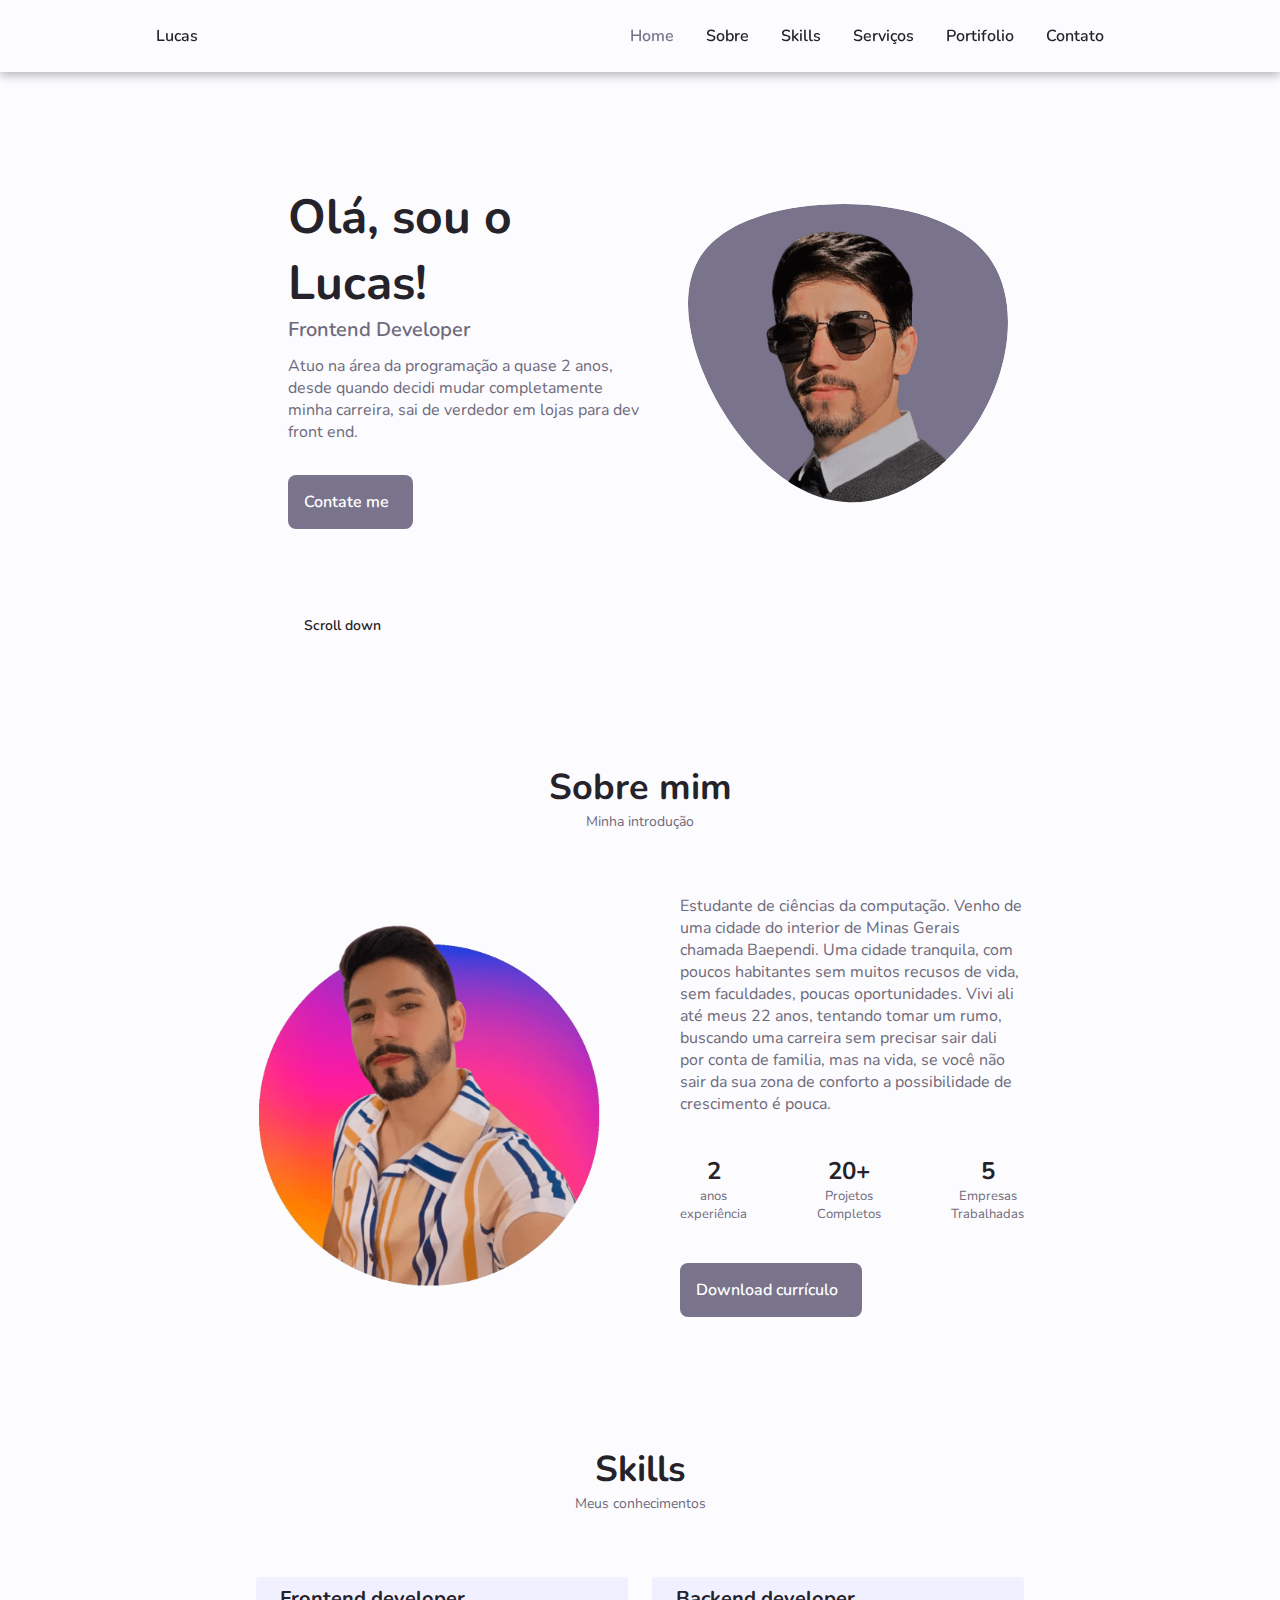
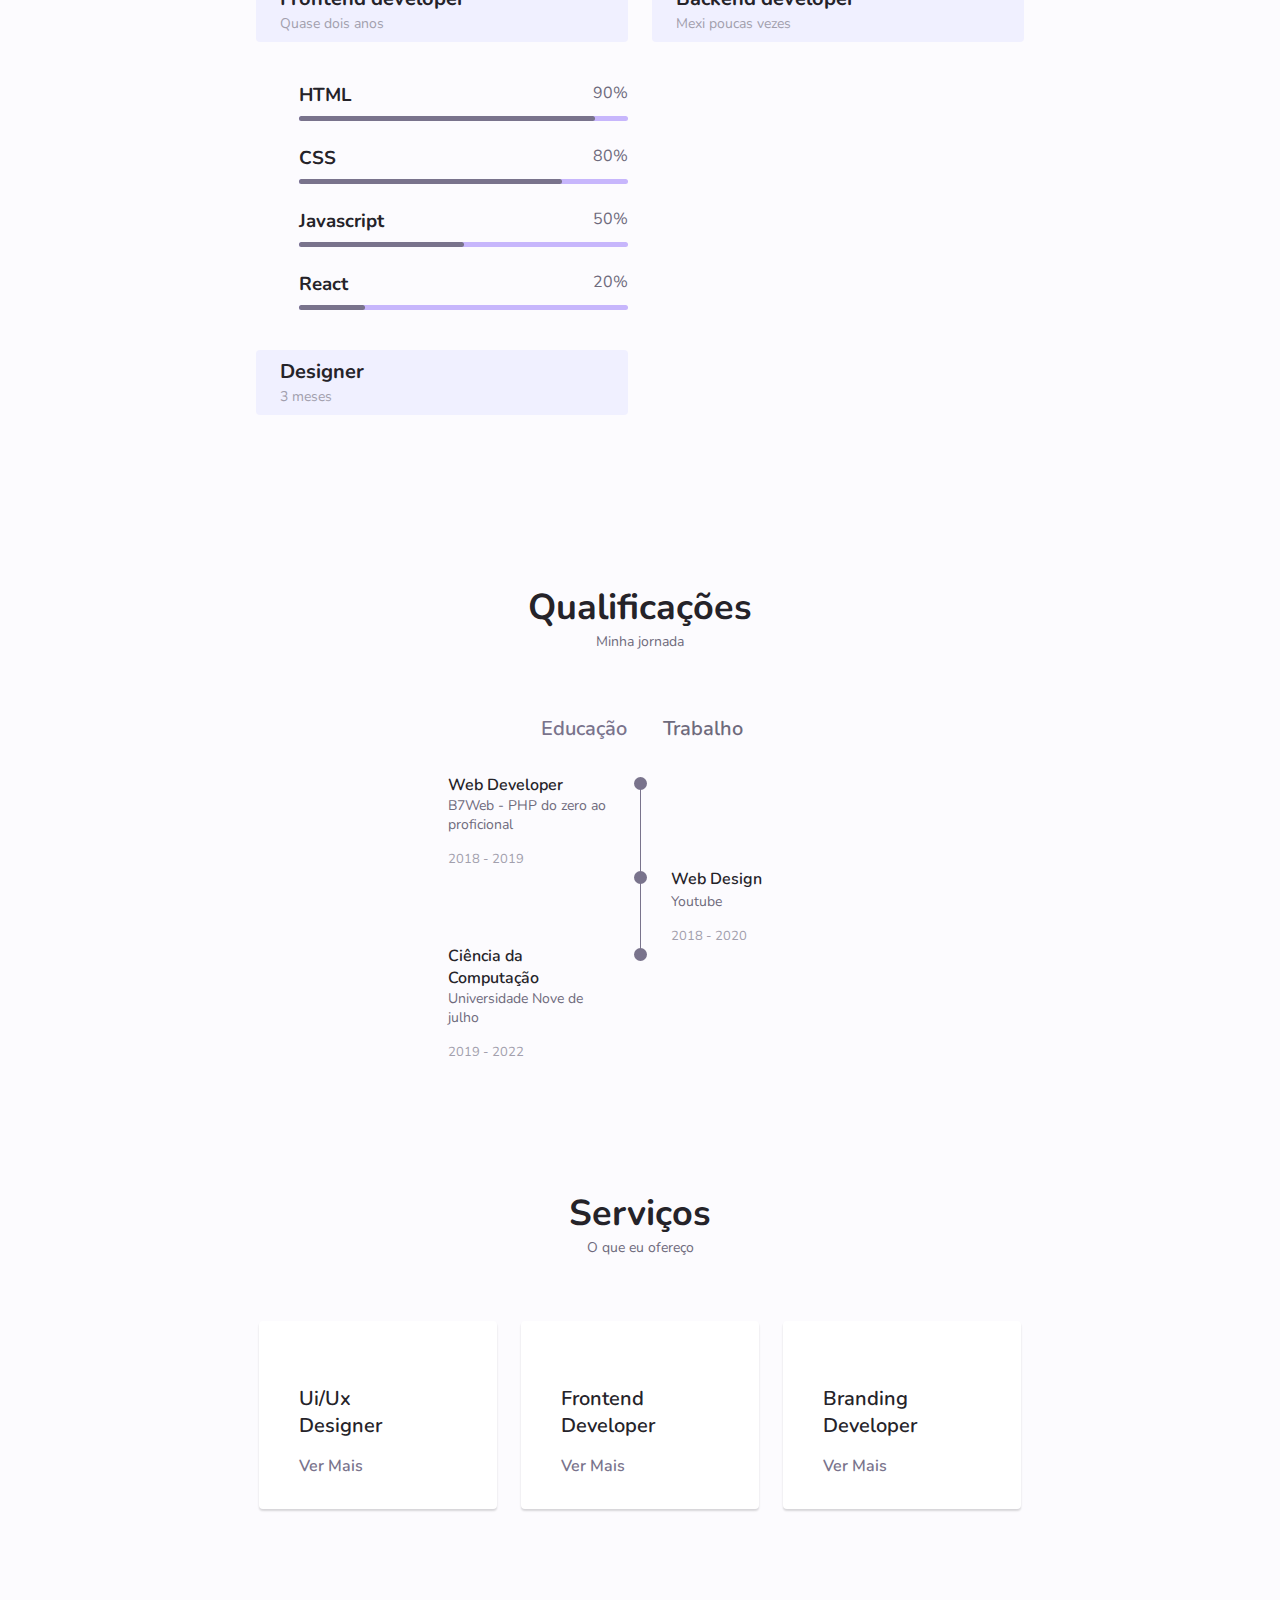
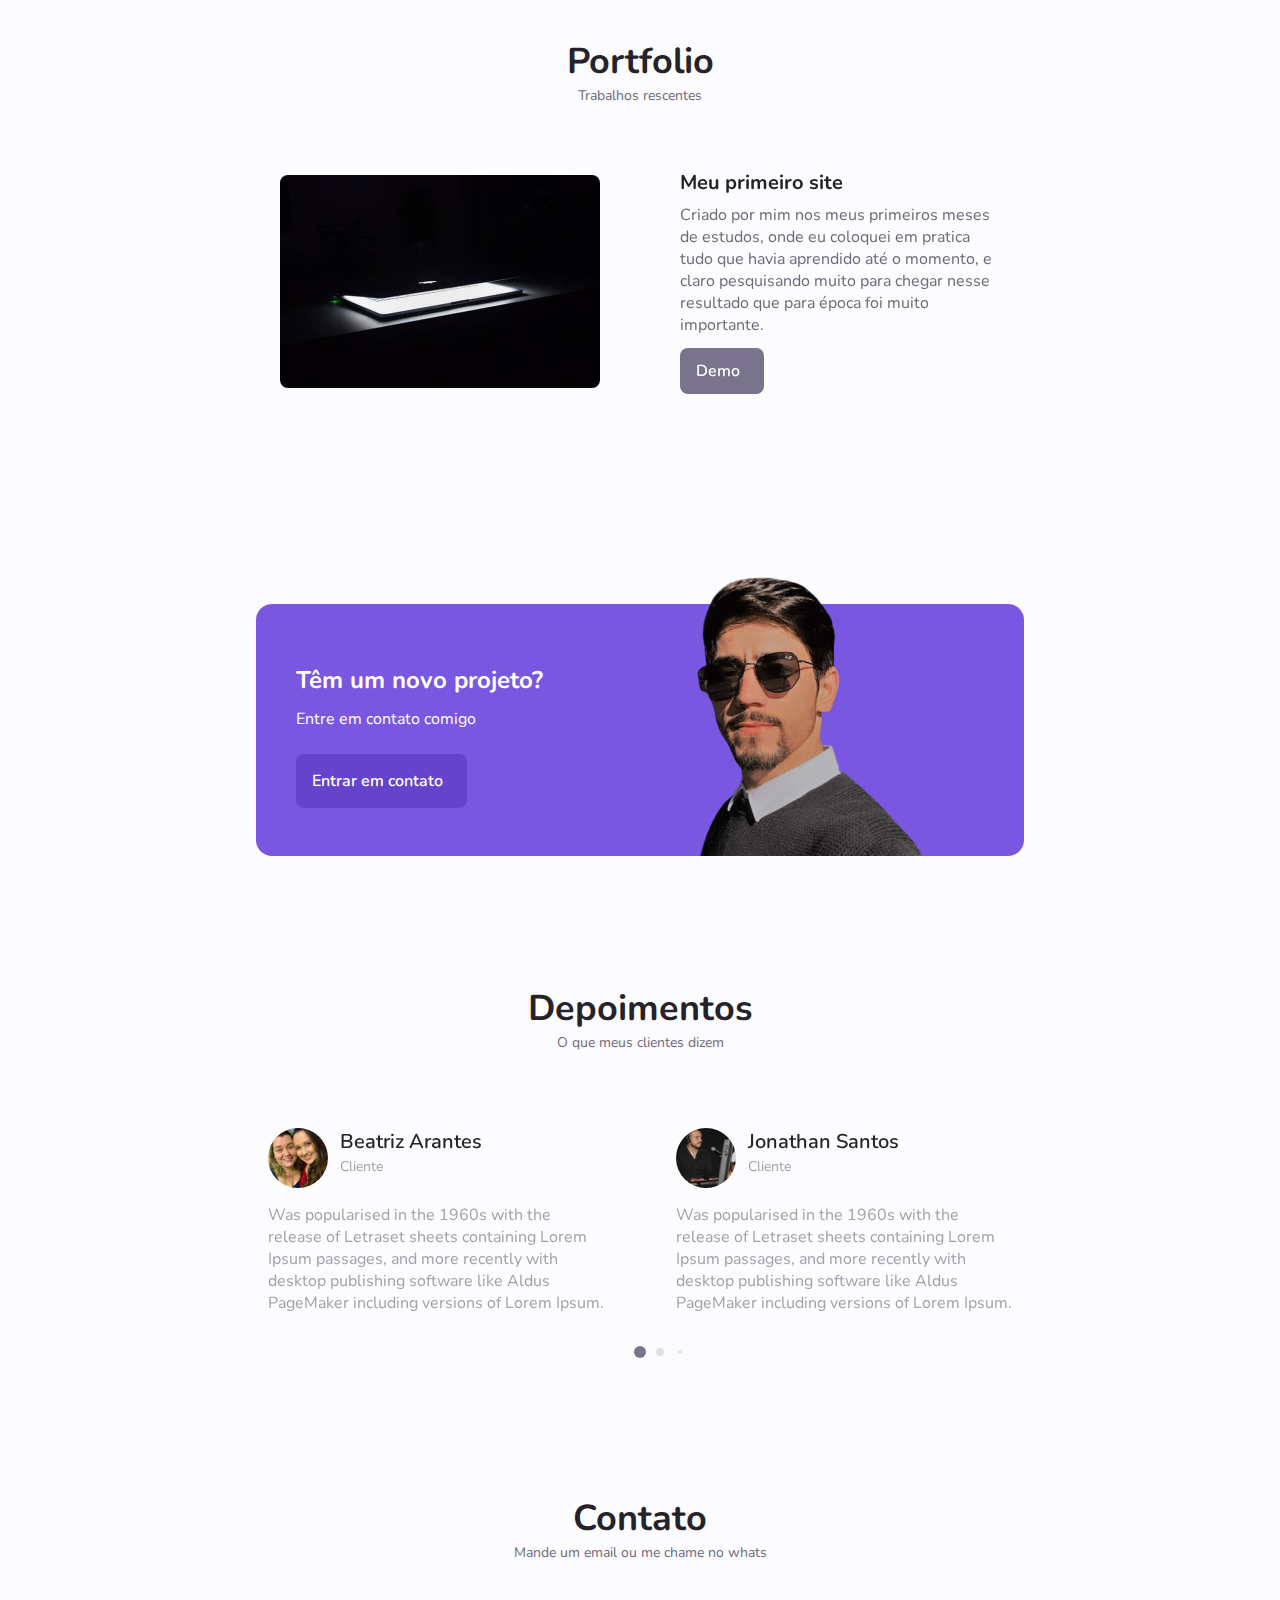
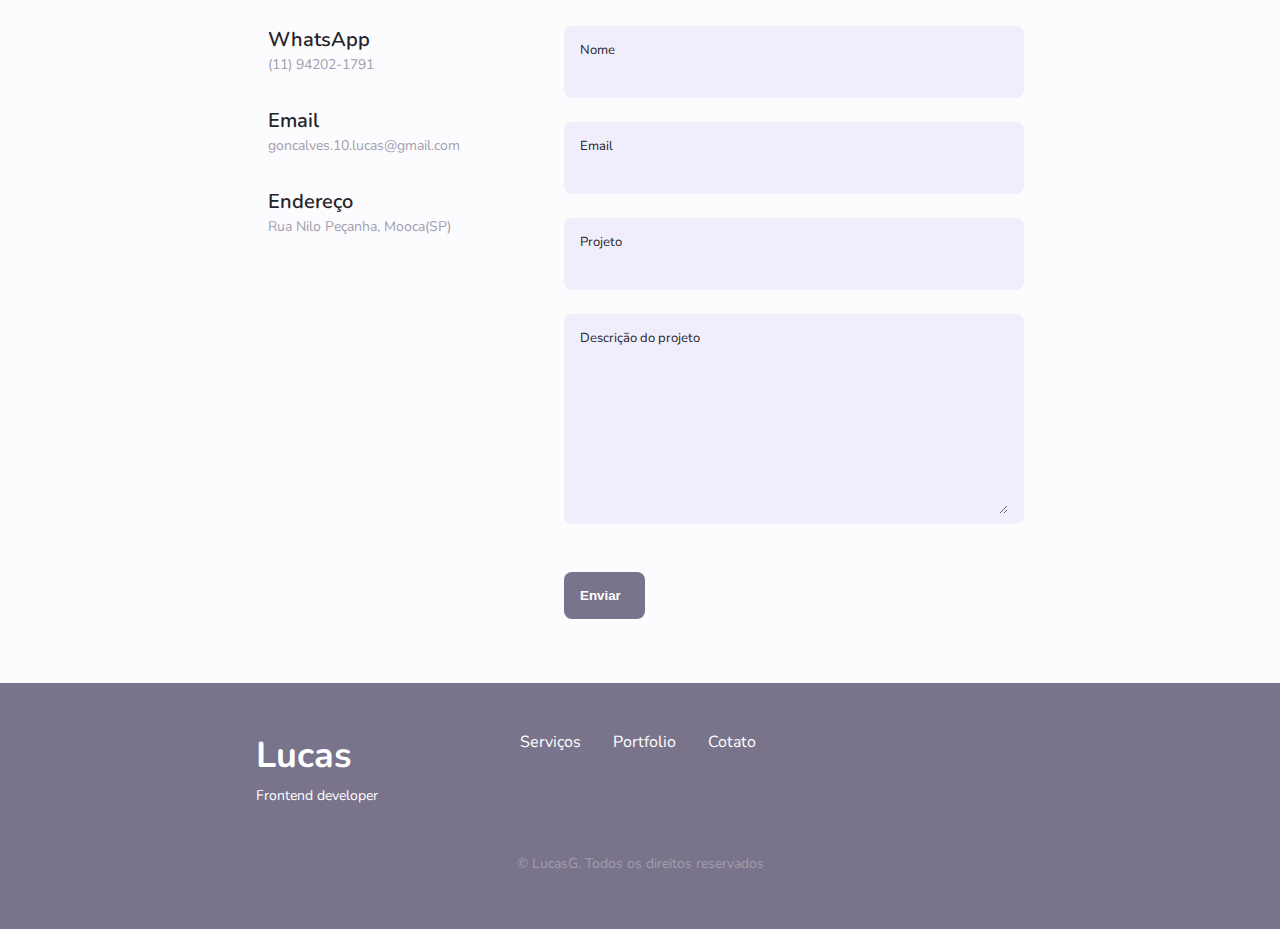
<file: index.html>
<!DOCTYPE html>
<html lang="en">

<head>
    <meta charset="UTF-8">
    <meta name="viewport" content="width=device-width, initial-scale=1.0">
    <meta name="description"
        content="Site/currículo criado para mostrar quem de fato está se tornando Lucas Gonçalves" />
    <meta name="author" content="Lucas Gonçalves" />
    <link rel="icon" type="image/x-icon" href="assets/img/favicon.ico" />
    <!--==================== UNICONS ====================-->
    <link rel="stylesheet" href="https://unicons.iconscout.com/release/v4.0.0/css/line.css">

    <!--==================== SWIPER CSS ====================-->
    <link rel="stylesheet" href="/assets/css/swiper-bundle.min.css">

    <!--==================== CSS ====================-->
    <link rel="stylesheet" href="/assets/css/styles.css">

    <title>Lucas Gonçalves</title>
</head>

<body>
    <!--==================== HEADER ====================-->
    <header class="header" id="header">
        <nav class="nav container">
            <a href="#" class="nav__logo">Lucas</a>
            <div class="nav__menu" id="nav-menu">
                <ul class="nav__list grid">
                    <li class="nav__item">
                        <a href="#home" class="nav__link active-link">
                            <i class="uil uil-estate nav__icon"></i> Home
                        </a>
                    </li>
                    <li class="nav__item">
                        <a href="#about" class="nav__link">
                            <i class="uil uil-user nav__icon"></i> Sobre
                        </a>
                    </li>
                    <li class="nav__item">
                        <a href="#skills" class="nav__link">
                            <i class="uil uil-file-alt nav__icon"></i> Skills
                        </a>
                    </li>
                    <li class="nav__item">
                        <a href="#services" class="nav__link">
                            <i class="uil uil-briefcase-alt nav__icon"></i> Serviços
                        </a>
                    </li>
                    <li class="nav__item">
                        <a href="#portfolio" class="nav__link">
                            <i class="uil uil-scenery nav__icon"></i> Portifolio
                        </a>
                    </li>
                    <li class="nav__item">
                        <a href="#contact" class="nav__link">
                            <i class="uil uil-message nav__icon"></i> Contato
                        </a>
                    </li>
                </ul>
                <i class="uil uil-times nav__close" id="nav-close"></i>
            </div>
            <div class="nav__btns">
                <!--Theme change button -->
                <i class="uil uil-moon change-theme" id='theme-button'></i>
                <div class="nav__toggle" id="nav-toggle">
                    <i class="uil uil-apps"></i>
                </div>
            </div>
        </nav>
    </header>

    <!--==================== MAIN ====================-->
    <main class="main">
        <!--==================== HOME ====================-->
        <section class="home section" id="home">
            <div class="home__container container grid">
                <div class="home__content grid">
                    <div class="home__social">
                        <a href="https://www.linkedin.com/in/lucas-goncalves-9b3802166/" class="home__social-icon"
                            target="_blank">
                            <i class="uil uil-linkedin-alt"></i>
                        </a>
                        <a href="https://github.com/lucaaspw" class="home__social-icon" target="_blank">
                            <i class="uil uil-github-alt"></i>
                        </a>
                        <a href="https://www.instagram.com/lucasgpw/" class="home__social-icon" target="_blank">
                            <i class="uil uil-instagram"></i>
                        </a>
                    </div>
                    <div class="home__img">
                        <svg class="home__blob" viewBox="0 0 200 187" xmlns="http://www.w3.org/2000/svg"
                            xmlns:xlink="http://www.w3.org/1999/xlink">
                            <mask id="mask0" mask-type="alpha">
                                <path d="M190.312 36.4879C206.582 62.1187 201.309 102.826 182.328 134.186C163.346 165.547 
                                130.807 187.559 100.226 186.353C69.6454 185.297 41.0228 161.023 21.7403 129.362C2.45775 
                                97.8511 -7.48481 59.1033 6.67581 34.5279C20.9871 10.1032 59.7028 -0.149132 97.9666 
                                0.00163737C136.23 0.303176 174.193 10.857 190.312 36.4879Z" />
                            </mask>
                            <g mask="url(#mask0)">
                                <path d="M190.312 36.4879C206.582 62.1187 201.309 102.826 182.328 134.186C163.346 
                                165.547 130.807 187.559 100.226 186.353C69.6454 185.297 41.0228 161.023 21.7403 
                                129.362C2.45775 97.8511 -7.48481 59.1033 6.67581 34.5279C20.9871 10.1032 59.7028 
                                -0.149132 97.9666 0.00163737C136.23 0.303176 174.193 10.857 190.312 36.4879Z" />
                                <image loading="lazy" class="home__blob-img" x="0" y="0"
                                    href="assets/img/foto-perfil-2.png" />
                            </g>
                        </svg>
                    </div>
                    <div class="home__data">
                        <h1 class="home__title">Olá, sou o Lucas!</h1>
                        <h3 class="home__subtitle">Frontend Developer</h3>
                        <p class="home__description">Atuo na área da programação a quase 2 anos, desde quando decidi
                            mudar completamente minha carreira, sai de verdedor em lojas para dev front end.</p>
                        <a href="#contact" class="button button--flex">
                            Contate me <i class="uil uil-message button__icon"></i>
                        </a>
                    </div>
                </div>
                <div class="home__scroll">
                    <a href="#about" class="home__scroll-button button--flex">
                        <i class="uil uil-mouse-alt home__scroll-mouse"></i>
                        <span class="home__scroll-name">Scroll down</span>
                        <i class="uil uil-arrow-down home__scroll-arrow"></i>

                    </a>
                </div>
            </div>
        </section>

        <!--==================== ABOUT ====================-->
        <section class="about section" id="about">
            <h2 class="section__title">Sobre mim</h2>
            <span class="section__subtitle">Minha introdução</span>
            <div class="about__container container grid">
                <img loading="lazy"src="assets/img/about.png" loading="lazy" alt="Sobre mim" class="about__img">
                <div class="about__data">
                    <p class="about__description">Estudante de ciências da computação. Venho de uma cidade do interior
                        de Minas Gerais chamada Baependi. Uma cidade tranquila, com poucos habitantes sem muitos recusos
                        de vida, sem faculdades, poucas oportunidades. Vivi ali até meus 22 anos, tentando tomar um
                        rumo, buscando uma carreira sem precisar sair dali por conta de familia, mas na vida, se você
                        não sair da sua zona de conforto a possibilidade de crescimento é pouca.</p>
                    <div class="about__info">
                        <div>
                            <span class="about__info-title">2</span>
                            <span class="about__info-name">anos<br>experiência</span>
                        </div>
                        <div>
                            <span class="about__info-title">20+</span>
                            <span class="about__info-name">Projetos<br>Completos</span>
                        </div>
                        <div>
                            <span class="about__info-title">5</span>
                            <span class="about__info-name">Empresas<br>Trabalhadas</span>
                        </div>
                    </div>
                    <div class="about__buttons">
                        <a download="" href="/assets/pdf/Lucas-Goncalves.pdf" loading="lazy"
                            class="button button--flex">
                            Download currículo <i class="uil uil-download-alt button__icon"></i>
                        </a>
                    </div>
                </div>
            </div>
        </section>

        <!--==================== SKILLS ====================-->
        <section class="skills section" id="skills">
            <h2 class="section__title">
                Skills
            </h2>
            <span class="section__subtitle">Meus conhecimentos</span>
            <div class="skills__container container grid">
                <!--==================== SKILLS 1 ====================-->
                <div class="skills__content skills__open">
                    <div class="skills__header">
                        <i class="uil uil-brackets-curly skills__icon"></i>
                        <div>
                            <h1 class="skills__title">Frontend developer</h1>
                            <span class="skills__subtitle">Quase dois anos</span>
                        </div>
                        <i class="uil uil-angle-down skills__arrow"></i>
                    </div>
                    <div class="skills__list grid">
                        <div class="skills__data">
                            <div class="skills__titles">
                                <h3 class="skill__name">HTML</h3>
                                <span class="skills__number">90%</span>
                            </div>
                            <div class="skills__bar">
                                <span class="skills__percentage skills__html"></span>
                            </div>
                        </div>
                        <div class="skills__data">
                            <div class="skills__titles">
                                <h3 class="skill__name">CSS</h3>
                                <span class="skills__number">80%</span>
                            </div>
                            <div class="skills__bar">
                                <span class="skills__percentage skills__css"></span>
                            </div>
                        </div>
                        <div class="skills__data">
                            <div class="skills__titles">
                                <h3 class="skill__name">Javascript</h3>
                                <span class="skills__number">50%</span>
                            </div>
                            <div class="skills__bar">
                                <span class="skills__percentage skills__js"></span>
                            </div>
                        </div>
                        <div class="skills__data">
                            <div class="skills__titles">
                                <h3 class="skill__name">React</h3>
                                <span class="skills__number">20%</span>
                            </div>
                            <div class="skills__bar">
                                <span class="skills__percentage skills__react"></span>
                            </div>
                        </div>
                    </div>
                </div>
                <!--==================== SKILLS 2 ====================-->
                <div class="skills__content skills__close">
                    <div class="skills__header">
                        <i class="uil uil-server-network skills__icon"></i>
                        <div>
                            <h1 class="skills__title">Backend developer</h1>
                            <span class="skills__subtitle">Mexi poucas vezes</span>
                        </div>
                        <i class="uil uil-angle-down skills__arrow"></i>
                    </div>
                    <div class="skills__list grid">
                        <div class="skills__data">
                            <div class="skills__titles">
                                <h3 class="skill__name">PHP</h3>
                                <span class="skills__number">15%</span>
                            </div>
                            <div class="skills__bar">
                                <span class="skills__percentage skills__php"></span>
                            </div>
                        </div>
                        <div class="skills__data">
                            <div class="skills__titles">
                                <h3 class="skill__name">Node Js</h3>
                                <span class="skills__number">10%</span>
                            </div>
                            <div class="skills__bar">
                                <span class="skills__percentage skills__node-js"></span>
                            </div>
                        </div>
                        <div class="skills__data">
                            <div class="skills__titles">
                                <h3 class="skill__name">Java</h3>
                                <span class="skills__number">5%</span>
                            </div>
                            <div class="skills__bar">
                                <span class="skills__percentage skills__java"></span>
                            </div>
                        </div>
                        <div class="skills__data">
                            <div class="skills__titles">
                                <h3 class="skill__name">Ruby</h3>
                                <span class="skills__number">10%</span>
                            </div>
                            <div class="skills__bar">
                                <span class="skills__percentage skills__ruby"></span>
                            </div>
                        </div>
                    </div>
                </div>
                <!--==================== SKILLS 3 ====================-->
                <div class="skills__content skills__close">
                    <div class="skills__header">
                        <i class="uil uil-swatchbook skills__icon"></i>
                        <div>
                            <h1 class="skills__title">Designer</h1>
                            <span class="skills__subtitle">3 meses</span>
                        </div>
                        <i class="uil uil-angle-down skills__arrow"></i>
                    </div>
                    <div class="skills__list grid">
                        <div class="skills__data">
                            <div class="skills__titles">
                                <h3 class="skill__name">Photoshop</h3>
                                <span class="skills__number">20%</span>
                            </div>
                            <div class="skills__bar">
                                <span class="skills__percentage skills__photoshop"></span>
                            </div>
                        </div>
                        <div class="skills__data">
                            <div class="skills__titles">
                                <h3 class="skill__name">XD</h3>
                                <span class="skills__number">10%</span>
                            </div>
                            <div class="skills__bar">
                                <span class="skills__percentage skills__xd"></span>
                            </div>
                        </div>
                    </div>
                </div>
            </div>

        </section>

        <!--==================== QUALIFICATION ====================-->
        <section class="qualification section">
            <h2 class="section__title">Qualificações</h2>
            <span class="section__subtitle">Minha jornada</span>
            <div class="qualification__container container">
                <div class="qualification__tabs">
                    <div class="qualification__button button--flex qualification__active" data-target='#education'>
                        <i class="uil uil-graduation-cap qualification__icon"></i>
                        Educação
                    </div>
                    <div class="qualification__button button--flex" data-target='#work'>
                        <i class="uil uil-briefcase-alt qualification__icon"></i>
                        Trabalho
                    </div>
                </div>
                <div class="qualification__sections">
                    <!--==================== QUALIFICATION  CONTENT 1====================-->
                    <div class="qualification__content qualification__active" data-content id="education">
                        <!--==================== QUALIFICATION 1====================-->
                        <div class="qualification__data">
                            <div>
                                <h3 class="qualification__title">Web Developer</h3>
                                <span class="qualification__subtitle">B7Web - PHP do zero ao proficional</span>
                                <div class="qualification__calendar">
                                    <i class="uil uil-calendar-alt"></i>
                                    2018 - 2019
                                </div>
                            </div>

                            <div>
                                <span class="qualification__rounder"></span>
                                <span class="qualification__line"></span>
                            </div>
                        </div>

                        <!--==================== QUALIFICATION 2====================-->
                        <div class="qualification__data">
                            <div></div>

                            <div>
                                <span class="qualification__rounder"></span>
                                <span class="qualification__line"></span>
                            </div>

                            <div>
                                <h3 class="qualification__title">Web Design</h3>
                                <span class="qualification__subtitle">Youtube</span>
                                <div class="qualification__calendar">
                                    <i class="uil uil-calendar-alt"></i>
                                    2018 - 2020
                                </div>
                            </div>
                        </div>

                        <!--==================== QUALIFICATION 3====================-->
                        <div class="qualification__data">
                            <div>
                                <h3 class="qualification__title">Ciência da Computação</h3>
                                <span class="qualification__subtitle">Universidade Nove de julho</span>
                                <div class="qualification__calendar">
                                    <i class="uil uil-calendar-alt"></i>
                                    2019 - 2022
                                </div>
                            </div>

                            <div>
                                <span class="qualification__rounder"></span>
                            </div>
                        </div>
                    </div>
                    <!--==================== QUALIFICATION  CONTENT 2====================-->
                    <div class="qualification__content" data-content id="work">
                        <!--==================== QUALIFICATION 1====================-->
                        <div class="qualification__data">
                            <div>
                                <h3 class="qualification__title">Frontend - Estágio</h3>
                                <span class="qualification__subtitle"> Concept-One Tecnologia</span>
                                <div class="qualification__calendar">
                                    <i class="uil uil-calendar-alt"></i>
                                    05/2019 - 12/2019
                                </div>
                            </div>

                            <div>
                                <span class="qualification__rounder"></span>
                                <span class="qualification__line"></span>
                            </div>
                        </div>

                        <!--==================== QUALIFICATION 2====================-->
                        <div class="qualification__data">
                            <div></div>

                            <div>
                                <span class="qualification__rounder"></span>
                                <span class="qualification__line"></span>
                            </div>

                            <div>
                                <h3 class="qualification__title">Frontend - Estágio</h3>
                                <span class="qualification__subtitle">Foster - Agência de Marketing Digital</span>
                                <div class="qualification__calendar">
                                    <i class="uil uil-calendar-alt"></i>
                                    12/2019 - 07/2020
                                </div>
                            </div>
                        </div>

                        <!--==================== QUALIFICATION 3====================-->
                        <div class="qualification__data">
                            <div>
                                <h3 class="qualification__title">Frontend júnio</h3>
                                <span class="qualification__subtitle">Foster - Agência de Marketing Digital</span>
                                <div class="qualification__calendar">
                                    <i class="uil uil-calendar-alt"></i>
                                    07/2020 - Atual
                                </div>
                            </div>

                            <div>
                                <span class="qualification__rounder"></span>
                            </div>
                        </div>
                    </div>
                </div>
            </div>
        </section>

        <!--==================== SERVICES ====================-->
        <section class="services section" id="services">
            <h2 class="section__title">Serviços</h2>
            <span class="section__subtitle">O que eu ofereço</span>

            <div class="services__container container grid">
                <!--==================== SERVICES 1 ====================-->
                <div class="services__content">
                    <div>
                        <i class="uil uil-web-grid services__icon"></i>
                        <h3 class="services__title">Ui/Ux <br> Designer</h3>
                    </div>
                    <span class="button button--flex button--small button--link services__button">
                        Ver Mais
                        <i class="uil uil-arrow-right button__icon"></i>
                    </span>

                    <div class="services__modal">
                        <div class="services__modal-content">
                            <h4 class="services__modal-title">Ui/Ux <br> Designer</h4>
                            <i class="uil uil-times services__modal-close"></i>

                            <ul class="services__modal-services grid">
                                <li class="services__modal-service">
                                    <i class="uil uil-check-circle services__modal-icon"></i>
                                    <p>Desenvolvimento de interfaces de usuários</p>
                                </li>
                                <li class="services__modal-service">
                                    <i class="uil uil-check-circle services__modal-icon"></i>
                                    <p>Desenvolvimento de páginas web</p>
                                </li>
                                <li class="services__modal-service">
                                    <i class="uil uil-check-circle services__modal-icon"></i>
                                    <p>Eu crio interações de elementos ux</p>
                                </li>
                            </ul>
                        </div>
                    </div>
                </div>

                <!--==================== SERVICES 2 ====================-->
                <div class="services__content">
                    <div>
                        <i class="uil uil-arrow services__icon"></i>
                        <h3 class="services__title">Frontend <br> Developer</h3>
                    </div>
                    <span class="button button--flex button--small button--link services__button">
                        Ver Mais
                        <i class="uil uil-arrow-right button__icon"></i>
                    </span>

                    <div class="services__modal">
                        <div class="services__modal-content">
                            <h4 class="services__modal-title">Frontend <br> Developer</h4>
                            <i class="uil uil-times services__modal-close"></i>

                            <ul class="services__modal-services grid">
                                <li class="services__modal-service">
                                    <i class="uil uil-check-circle services__modal-icon"></i>
                                    <p>Desenvolvimento de interfaces de usuários</p>
                                </li>
                                <li class="services__modal-service">
                                    <i class="uil uil-check-circle services__modal-icon"></i>
                                    <p>Desenvolvimento de páginas web</p>
                                </li>
                                <li class="services__modal-service">
                                    <i class="uil uil-check-circle services__modal-icon"></i>
                                    <p>Mobile First</p>
                                </li>
                            </ul>
                        </div>
                    </div>
                </div>

                <!--==================== SERVICES 3 ====================-->
                <div class="services__content">
                    <div>
                        <i class="uil uil-pen services__icon"></i>
                        <h3 class="services__title">Branding <br> Developer</h3>
                    </div>
                    <span class="button button--flex button--small button--link services__button">
                        Ver Mais
                        <i class="uil uil-arrow-right button__icon"></i>
                    </span>

                    <div class="services__modal">
                        <div class="services__modal-content">
                            <h4 class="services__modal-title">Branding <br> Developer</h4>
                            <i class="uil uil-times services__modal-close"></i>

                            <ul class="services__modal-services grid">
                                <li class="services__modal-service">
                                    <i class="uil uil-check-circle services__modal-icon"></i>
                                    <p>Desenvolvimento de interfaces de usuários</p>
                                </li>
                                <li class="services__modal-service">
                                    <i class="uil uil-check-circle services__modal-icon"></i>
                                    <p>Desenvolvimento de páginas web</p>
                                </li>
                                <li class="services__modal-service">
                                    <i class="uil uil-check-circle services__modal-icon"></i>
                                    <p>Eu crio interações de elementos ux</p>
                                </li>
                            </ul>
                        </div>
                    </div>
                </div>
            </div>

        </section>

        <!--==================== PORTFOLIO ====================-->
        <section class="portfolio section" id="portfolio">
            <h2 class="section__title">Portfolio</h2>
            <span class="section__subtitle">Trabalhos rescentes</span>

            <div class="portfolio__container container swiper-container">
                <div class="swiper-wrapper">
                    <!--==================== PORTFOLIO 1 ====================-->
                    <div class="portfolio__content grid swiper-slide">
                        <img loading="lazy"src="/assets/img/pexels-daniel-putzer-633409.jpg" loading="lazy" alt="Portfolio 1"
                            class="portfolio__img">
                        <div class="portfolio__data">
                            <h3 class="portfolio__title">Meu primeiro site</h3>
                            <p class="portfolio__description">Criado por mim nos meus primeiros meses de estudos, onde
                                eu coloquei em pratica tudo que havia aprendido até o momento, e claro pesquisando muito
                                para chegar nesse resultado que para época foi muito importante.</p>
                            <a href="http://www.lucasgoncalvespw.epizy.com/" target="_blank"
                                class="button button--flex button--small portfolio__button">
                                Demo
                                <i class="uil uil-arrow-right button__icon"></i>
                            </a>
                        </div>
                    </div>
                    <!--==================== PORTFOLIO 2 ====================-->
                    <div class="portfolio__content grid swiper-slide">
                        <img loading="lazy"src="/assets/img/pexels-moritz-kindler-3605247.jpg" loading="lazy" alt="Portfolio 2"
                            class="portfolio__img">
                        <div class="portfolio__data">
                            <h3 class="portfolio__title">Lutuca Doces</h3>
                            <p class="portfolio__description">O Sr.Luiz e a Sra.Tuca decidiram mostrar ao mundo as
                                maravilhas que fazem juntos. A sra.Tuca com seu talento de culinária e o sr.Luiz com a
                                confeitaria, juntos então criaram o Lutuca Doces.</p>
                            <p class="portfolio__description">
                                Obs: Site em manutenção, migrando para react
                            </p>
                            <span class="button button--flex button--small portfolio__button cursor__no-drop">
                                Demo
                                <i class="uil uil-arrow-right button__icon"></i>
                            </span>
                        </div>
                    </div>
                    <!--==================== PORTFOLIO 3 ====================-->
                    <div class="portfolio__content grid swiper-slide">
                        <img loading="lazy"src="/assets/img/pexels-sharad-kachhi-7199194.jpg" loading="lazy" alt="Portfolio 3"
                            class="portfolio__img">
                        <div class="portfolio__data">
                            <h3 class="portfolio__title">Layout moderno</h3>
                            <p class="portfolio__description">A ideia dessa página foi simplesmente criar algo simples e
                                bonito, usando técnicas de responsividade.</p>
                            <a href="/portfolio/paginas/Ramadan/index.html"
                                class="button button--flex button--small portfolio__button">
                                Demo
                                <i class="uil uil-arrow-right button__icon"></i>
                            </a>
                        </div>
                    </div>
                </div>
                <!-- Arrows -->
                <div class="swiper-button-next">
                    <i class="uil uil-angle-right-b swiper-portfolio__icon"></i>
                </div>
                <div class="swiper-button-prev">
                    <i class="uil uil-angle-left-b swiper-portfolio__icon"></i>
                </div>
            </div>
        </section>

        <!--==================== PROJECT IN MIND ====================-->
        <section class="project section">
            <div class="project__bg">
                <div class="project__container container grid">
                    <div class="project__data">
                        <h2 class="project__title">Têm um novo projeto?</h2>
                        <p class="project__description">Entre em contato comigo</p>
                        <a href="#contact" class="button button--flex button__color-alt">
                            Entrar em contato
                            <i class="uil uil-message project__icon button__icon"></i>
                        </a>
                    </div>
                    <img loading="lazy"src="assets/img/foto-perfil-2.png" loading="lazy" alt="Project" class="project__img">
                </div>
            </div>

        </section>

        <!--==================== TESTIMONIAL ====================-->
        <section class="testimonial section">
            <h2 class="section__title">Depoimentos</h2>
            <span class="section__subtitle">O que meus clientes dizem</span>

            <div class="testimonial__container container swiper-container">
                <div class="swiper-wrapper">
                    <!--==================== TESTIMONIAL 1 ====================-->
                    <div class="testimonial__content swiper-slide">
                        <div class="testimonial__data">
                            <div class="testimonial__header">
                                <img loading="lazy"src="assets/img/Beatriz.jpeg" alt="" class="testimonial__img">
                                <div>
                                    <h3 class="testimonial__name">Beatriz Arantes</h3>
                                    <span class="testimonial__client">Cliente
                                        <i class="uil uil-star testimonial__icon-star"></i>
                                        <i class="uil uil-star testimonial__icon-star"></i>
                                        <i class="uil uil-star testimonial__icon-star"></i>
                                        <i class="uil uil-star testimonial__icon-star"></i>
                                        <i class="uil uil-star testimonial__icon-star"></i>
                                        <i class="uil uil-star testimonial__icon-star"></i>
                                    </span>
                                </div>
                            </div>
                        </div>
                        <p class="testimonial__description">Was popularised in the 1960s with the release of Letraset
                            sheets containing Lorem Ipsum passages, and more recently with desktop publishing software
                            like Aldus PageMaker including versions of Lorem Ipsum.</p>
                    </div>

                    <!--==================== TESTIMONIAL 2 ====================-->
                    <div class="testimonial__content swiper-slide">
                        <div class="testimonial__data">
                            <div class="testimonial__header">
                                <img loading="lazy"src="assets/img/jonathan.jpeg" loading="lazy" alt="Testimonial"
                                    class="testimonial__img">
                                <div>
                                    <h3 class="testimonial__name">Jonathan Santos</h3>
                                    <span class="testimonial__client">Cliente
                                        <i class="uil uil-star testimonial__icon-star"></i>
                                        <i class="uil uil-star testimonial__icon-star"></i>
                                        <i class="uil uil-star testimonial__icon-star"></i>
                                        <i class="uil uil-star testimonial__icon-star"></i>
                                        <i class="uil uil-star testimonial__icon-star"></i>
                                        <i class="uil uil-star testimonial__icon-star"></i>
                                    </span>
                                </div>
                            </div>
                        </div>
                        <p class="testimonial__description">Was popularised in the 1960s with the release of Letraset
                            sheets containing Lorem Ipsum passages, and more recently with desktop publishing software
                            like Aldus PageMaker including versions of Lorem Ipsum.</p>
                    </div>

                    <!--==================== TESTIMONIAL 3 ====================-->
                    <div class="testimonial__content swiper-slide">
                        <div class="testimonial__data">
                            <div class="testimonial__header">
                                <img loading="lazy"src="assets/img/esther.jpeg" loading="lazy" alt="Testimonial 2"
                                    class="testimonial__img">
                                <div>
                                    <h3 class="testimonial__name">Esther Pascoal</h3>
                                    <span class="testimonial__client">Cliente
                                        <i class="uil uil-star testimonial__icon-star"></i>
                                        <i class="uil uil-star testimonial__icon-star"></i>
                                        <i class="uil uil-star testimonial__icon-star"></i>
                                        <i class="uil uil-star testimonial__icon-star"></i>
                                        <i class="uil uil-star testimonial__icon-star"></i>
                                        <i class="uil uil-star testimonial__icon-star"></i>
                                    </span>
                                </div>
                            </div>
                        </div>
                        <p class="testimonial__description">Was popularised in the 1960s with the release of Letraset
                            sheets containing Lorem Ipsum passages, and more recently with desktop publishing software
                            like Aldus PageMaker including versions of Lorem Ipsum.</p>
                    </div>
                    <!--==================== TESTIMONIAL 3 ====================-->
                    <div class="testimonial__content swiper-slide">
                        <div class="testimonial__data">
                            <div class="testimonial__header">
                                <img loading="lazy"src="assets/img/Isabella.jpeg" loading="lazy" alt="Testimonial 2"
                                    class="testimonial__img">
                                <div>
                                    <h3 class="testimonial__name">Isabella Oliveira</h3>
                                    <span class="testimonial__client">Cliente
                                        <i class="uil uil-star testimonial__icon-star"></i>
                                        <i class="uil uil-star testimonial__icon-star"></i>
                                        <i class="uil uil-star testimonial__icon-star"></i>
                                        <i class="uil uil-star testimonial__icon-star"></i>
                                        <i class="uil uil-star testimonial__icon-star"></i>
                                        <i class="uil uil-star testimonial__icon-star"></i>
                                    </span>
                                </div>
                            </div>
                        </div>
                        <p class="testimonial__description">Was popularised in the 1960s with the release of Letraset
                            sheets containing Lorem Ipsum passages, and more recently with desktop publishing software
                            like Aldus PageMaker including versions of Lorem Ipsum.</p>
                    </div>
                </div>

                <div class="swiper-pagination swiper-pagination-testimonial"></div>
            </div>

        </section>

        <!--==================== CONTACT ME ====================-->
        <section class="contact section" id="contact">
            <h2 class="section__title">Contato</h2>
            <span class="section__subtitle">Mande um email ou me chame no whats</span>
            <div class="contact__container container grid">
                <div>
                    <div class="contact__information">
                        <i class="uil uil-phone contact__icon"></i>
                        <div>
                            <h3 class="contact__title">WhatsApp</h3>
                            <a href="tel:+5511942021791">
                                <span class="contact__subtitle">(11) 94202-1791</span>
                            </a>
                        </div>
                    </div>
                    <div class="contact__information">
                        <i class="uil uil-envelope-alt contact__icon"></i>
                        <div>
                            <h3 class="contact__title">Email</h3>
                            <a href="mailto:goncalves.10.lucas@gmail.com">
                                <span class="contact__subtitle">goncalves.10.lucas@gmail.com</span>
                            </a>
                        </div>
                    </div>
                    <div class="contact__information">
                        <i class="uil uil-map-marker contact__icon"></i>
                        <div>
                            <h3 class="contact__title">Endereço</h3>
                            <span class="contact__subtitle">Rua Nilo Peçanha, Mooca(SP)</span>
                        </div>
                    </div>
                </div>

                <form action="https://formsubmit.co/goncalves.10.lucas@gmail.com" method="POST"
                    class="contact__form grid">
                    <div class="contact__inputs grid">
                        <div class="contact__content">
                            <label for="#name" class="contact__label">Nome</label>
                            <input type="text" name="name" class="contact__input" required>
                        </div>
                        <div class="contact__content">
                            <label for="#email" class="contact__label">Email</label>
                            <input type="email" name="email" class="contact__input" required>
                        </div>
                        <div class="contact__content">
                            <label for="#project" class="contact__label">Projeto</label>
                            <input type="text" name="project" class="contact__input" required>
                        </div>
                        <div class="contact__content">
                            <label for="#message" class="contact__label">Descrição do projeto</label>
                            <textarea name="message" id="message" cols="0" rows="7" class="contact__input"></textarea>

                        </div>
                        <div>
                            <input type="hidden" name="_ autoresponse"
                                value="Obrigado por me deixar uma mensagem, entrarei em contato o mais rápido possível">
                            <input type="hidden" name="_captcha" value="false">
                            <input type="hidden" name="_next" value="http://lucasgoncalves.epizy.com/thanks.html">
                        </div>

                        <div>
                            <button type="submit" class="button button--flex">
                                Enviar
                                <i class="uil uil-message button__icon"></i>
                            </button>
                        </div>
                    </div>
                </form>
            </div>

        </section>
    </main>

    <!--==================== FOOTER ====================-->
    <footer class="footer">
        <div class="footer__bg">
            <div class="footer__container container grid">
                <div>
                    <h1 class="footer__title">Lucas</h1>
                    <span class="footer__subtitle">Frontend developer</span>
                </div>
                <ul class="footer__links">
                    <li><a href="#services" class="footer__link">Serviços</a></li>
                    <li><a href="#potfolio" class="footer__link">Portfolio</a></li>
                    <li><a href="#contact" class="footer__link">Cotato</a></li>
                </ul>
                <div class="footer__socials">
                    <a href="https://www.facebook.com/lukas.goncalves.3386" target="_blank" class="footer__social">
                        <i class="uil uil-facebook-f"></i>
                    </a>
                    <a href="https://github.com/lucaaspw" target="_blank" class="footer__social">
                        <i class="uil uil-instagram"></i>
                    </a>
                    <a href="https://www.linkedin.com/in/lucas-goncalves-9b3802166/" class="footer__social" target="_blank">
                        <i class="uil uil-linkedin-alt"></i>
                    </a>
                </div>
            </div>
            <p class="footer__copy">&copy; LucasG. Todos os direitos reservados</p>
        </div>

    </footer>

    <!--==================== SCROLL TOP ====================-->


    <!--==================== SWIPER JS ====================-->
    <script src="/assets/js/swiper-bundle.min.js"></script>

    <!--==================== MAIN JS ====================-->
    <script src="/assets/js/main.js"></script>
</body>

</html>
</file>
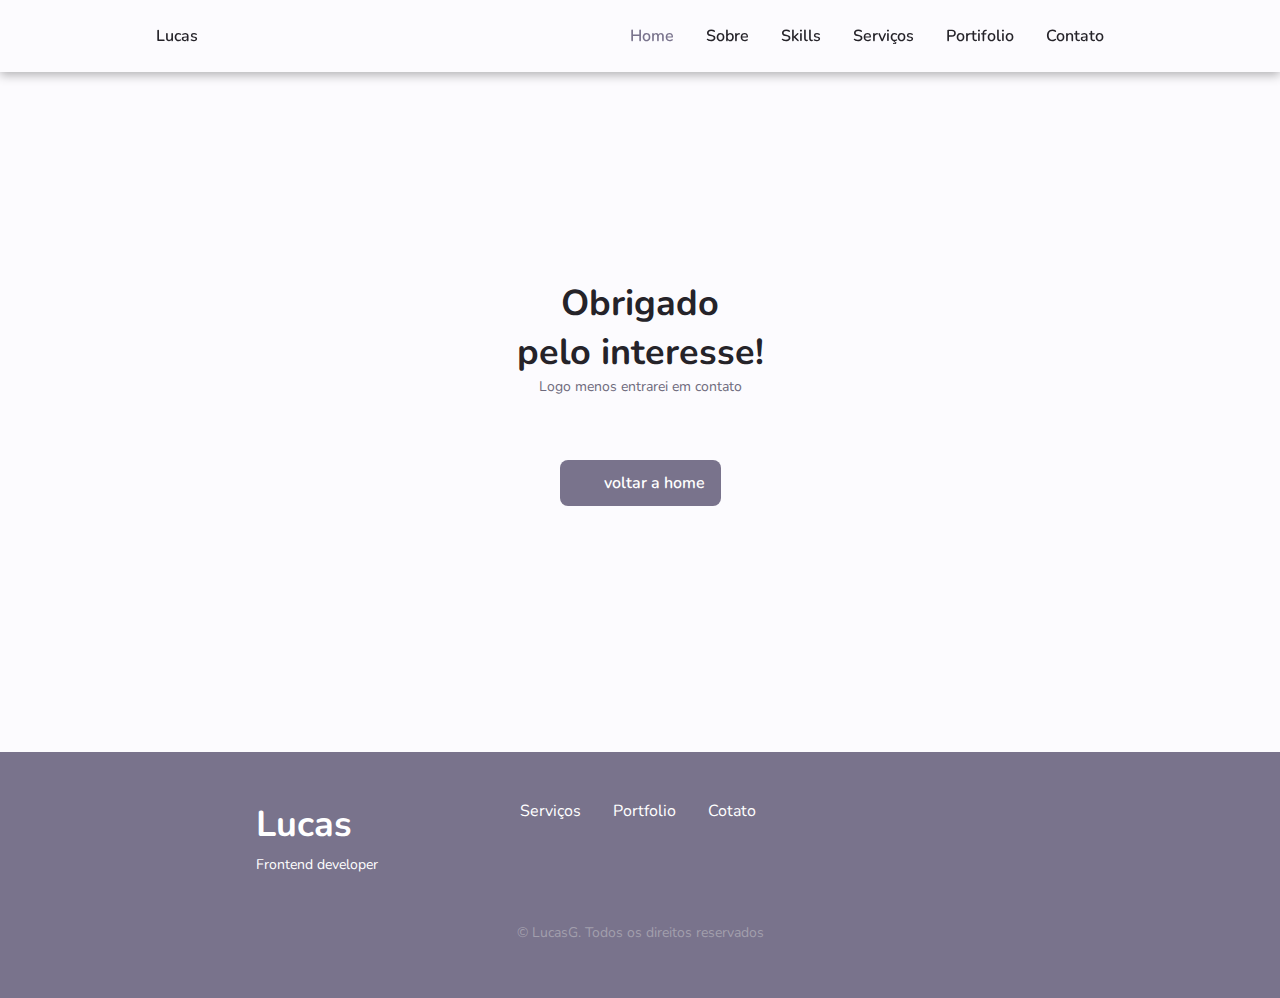
<file: thanks.html>
<!DOCTYPE html>
<html lang="pt-br">

<head>
    <meta charset="UTF-8">
    <meta name="viewport" content="width=device-width, initial-scale=1.0">
    <meta name="description"
        content="Site/currículo criado para mostrar quem está se tornando Lucas Gonçalves" />
    <meta name="author" content="Lucas Gonçalves" />
    <link rel="icon" type="image/x-icon" href="assets/img/pwcode.jpg" />
    <!--==================== UNICONS ====================-->
    <link rel="stylesheet" href="https://unicons.iconscout.com/release/v4.0.0/css/line.css">

    <!--==================== SWIPER CSS ====================-->
    <link rel="stylesheet" href="/assets/css/swiper-bundle.min.css">

    <!--==================== CSS ====================-->
    <link rel="stylesheet" href="/assets/css/styles.css">

    <title>Lucas Gonçalves</title>
</head>
<body>
    <!--==================== HEADER ====================-->
    <header class="header" id="header">
      <nav class="nav container">
          <a href="#" class="nav__logo">Lucas</a>
          <div class="nav__menu" id="nav-menu">
              <ul class="nav__list grid">
                  <li class="nav__item">
                      <a href="index.html#home" class="nav__link active-link">
                          <i class="uil uil-estate nav__icon"></i> Home
                      </a>
                  </li>
                  <li class="nav__item">
                      <a href="index.html#about" class="nav__link">
                          <i class="uil uil-user nav__icon"></i> Sobre
                      </a>
                  </li>
                  <li class="nav__item">
                      <a href="index.html#skills" class="nav__link">
                          <i class="uil uil-file-alt nav__icon"></i> Skills
                      </a>
                  </li>
                  <li class="nav__item">
                      <a href="index.html#services" class="nav__link">
                          <i class="uil uil-briefcase-alt nav__icon"></i> Serviços
                      </a>
                  </li>
                  <li class="nav__item">
                      <a href="index.html#portfolio" class="nav__link">
                          <i class="uil uil-scenery nav__icon"></i> Portifolio
                      </a>
                  </li>
                  <li class="nav__item">
                      <a href="index.html#contact" class="nav__link">
                          <i class="uil uil-message nav__icon"></i> Contato
                      </a>
                  </li>
              </ul>
              <i class="uil uil-times nav__close" id="nav-close"></i>
          </div>
          <div class="nav__btns">
              <!--Theme change button -->
              <i class="uil uil-moon change-theme" id='theme-button'></i>
              <div class="nav__toggle" id="nav-toggle">
                  <i class="uil uil-apps"></i>
              </div>
          </div>
      </nav>
  </header>
  <section class="section__thanks  section">
    <h2 class="section__title">Obrigado<br>
      <span>pelo interesse!</span>
    </h2>
    <p class="section__subtitle">
      Logo menos entrarei em contato
    </p>
    <a href="/" class="button button--flex button--small">
      <i class="uil uil-angle-left-b thanks__icon button__icon"></i>
      voltar a home
  </a>
  </section>
  <footer class="footer">
    <div class="footer__bg">
        <div class="footer__container container grid">
            <div>
                <h1 class="footer__title">Lucas</h1>
                <span class="footer__subtitle">Frontend developer</span>
            </div>
            <ul class="footer__links">
                <li><a href="index.html#services" class="footer__link">Serviços</a></li>
                <li><a href="index.html#potfolio" class="footer__link">Portfolio</a></li>
                <li><a href="index.html#contact" class="footer__link">Cotato</a></li>
            </ul>
            <div class="footer__socials">
                <a href="https://www.facebook.com/lukas.goncalves.3386" target="_blank" class="footer__social">
                    <i class="uil uil-facebook-f"></i>
                </a>
                <a href="https://github.com/lucaaspw" target="_blank" class="footer__social">
                    <i class="uil uil-instagram"></i>
                </a>
                <a href="https://www.linkedin.com/in/lucas-goncalves-9b3802166/" class="footer__social" target="_blank">
                    <i class="uil uil-linkedin-alt"></i>
                </a>
            </div>
        </div>
        <p class="footer__copy">&copy; LucasG. Todos os direitos reservados</p>
    </div>

</footer>
      <!--==================== SWIPER JS ====================-->
      <script src="/assets/js/swiper-bundle.min.js"></script>
      <!--==================== MAIN JS ====================-->
      <script src="/assets/js/main.js"></script>
</body>
</html>
</file>
<file: assets/css/styles.css>
/*==================== GOOGLE FONTS ====================*/

@import url('https://fonts.googleapis.com/css2?family=Nunito:ital,wght@0,200;0,300;0,400;0,600;0,700;1,800&display=swap');
/*==================== VARIABLES CSS ====================*/

:root {
    --header-height: 3rem;
    /*========== Colors ==========*/
    /* Change favorite color */
    --hue-color: 255;
    /*Purple 250 - Green 142 - Blue 230 - Pink 340*/
    /* HSL color mode */
    --first-color: hsl(var(--hue-color), 10%, 50%);
    --first-color-second: hsl(var(--hue-color), 69%, 61%);
    --first-color-alt: hsl(var(--hue-color), 57%, 53%);
    --first-color-lighter: hsl(var(--hue-color), 92%, 85%);
    --title-color: hsl(var(--hue-color), 8%, 15%);
    --text-color: hsl(var(--hue-color), 8%, 45%);
    --text-color-light: hsl(var(--hue-color), 8%, 65%);
    --input-color: hsl(var(--hue-color), 70%, 96%);
    --body-color: hsl(var(--hue-color), 60%, 99%);
    --first-color-arrow: hsl(240, 100%, 97%);
    --container-color: #fff;
    /*========== Font and typography ==========*/
    --body-font: 'Nunito', sans-serif;
    /* .5rem = 8px, 1rem = 16px, 1.5rem = 24px ... */
    --big-font-size: 2rem;
    --h1-font-size: 1.5rem;
    --h2-font-size: 1.25rem;
    --h3-font-size: 1.1rem;
    --normal-font-size: .938rem;
    --small-font-size: .813rem;
    --smaller-font-size: .75rem;
    /*========== Font weight ==========*/
    --font-medium: 600;
    --font-semi-bold: 700;
    /*========== Margenes Bottom ==========*/
    /* .25rem = 4px, .5rem = 8px, .75rem = 12px ... */
    --mb-0-25: .25rem;
    --mb-0-5: .5rem;
    --mb-0-75: .75rem;
    --mb-1: 1rem;
    --mb-1-5: 1.5rem;
    --mb-2: 2rem;
    --mb-2-5: 2.5rem;
    --mb-3: 3rem;
    /*========== z index ==========*/
    --z-tooltip: 10;
    --z-fixed: 100;
    --z-modal: 1000;
}

/* Font size for large devices */

@media screen and (min-width: 968px) {
    :root {
        --big-font-size: 3rem;
        --h1-font-size: 2.25rem;
        --h2-font-size: 1.5rem;
        --h3-font-size: 1.25rem;
        --normal-font-size: 1rem;
        --small-font-size: .875rem;
        --smaller-font-size: .813rem;
    }
}

/*========== Variables Dark theme ==========*/

body.dark-theme {
    --first-color-second: hsl(var(--hue-color), 30%, 8%);
    --title-color: hsl(var(--hue-color), 8%, 95%);
    --text-color: hsl(var(--hue-color), 8%, 75%);
    --input-color: hsl(var(--hue-color), 29%, 16%);
    --body-color: hsl(var(--hue-color), 28%, 12%);
    --container-color: hsl(var(--hue-color), 29%, 16%);
    --first-color-arrow: hsl(var(--hue-color), 29%, 16%);
}

/*========== Button Dark/Light ==========*/

.nav__btns {
    display: flex;
    align-items: center;
}

.change-theme {
    font-size: 1.25rem;
    color: var(--text-color);
    margin-right: var(--mb-1);
    cursor: pointer;
}

.change-theme:hover {
    color: var(--first-color);
}

/*==================== BASE ====================*/

* {
    box-sizing: border-box;
    padding: 0;
    margin: 0;
}

html {
    scroll-behavior: smooth;
}

body {
    margin: 0 0 var(--header-height) 0;
    font-family: var(--body-font);
    font-size: var(--normal-font-size);
    background-color: var(--body-color);
    color: var(--text-color);
}

h1, h2, h3, h4 {
    color: var(--title-color);
    font-weight: var(--font-semi-bold);
}

ul {
    list-style: none;
}

a {
    text-decoration: none;
}

img {
    max-width: 100%;
    height: auto;
}

/*==================== REUSABLE CSS CLASSES ====================*/

.section {
    padding: 2rem 0 4rem;
}

.section__title {
    font-size: var(--h1-font-size);
}

.section__subtitle {
    display: block;
    font-size: var(--small-font-size);
    margin-bottom: var(--mb-3);
}

.section__title, .section__subtitle {
    text-align: center;
}

/*==================== LAYOUT ====================*/

.container {
    max-width: 768px;
    margin-left: var(--mb-1-5);
    margin-right: var(--mb-1-5);
}

.grid {
    display: grid;
    gap: 1.5rem;
}

.header {
    width: 100%;
    position: fixed;
    bottom: 0;
    left: 0;
    z-index: var(--z-fixed);
    background-color: var(--body-color);
}

/*==================== NAV ====================*/

.nav {
    max-width: 968px;
    height: var(--header-height);
    display: flex;
    justify-content: space-between;
    align-items: center;
}

.nav__logo, .nav__toggle {
    color: var(--title-color);
    font-weight: var(--font-medium);
}

.nav__logo:hover {
    color: var(--first-color);
}

.nav__toggle {
    font-size: 1.1rem;
    cursor: pointer;
}

.nav__toggle:hover {
    color: var(--first-color);
}

@media screen and (max-width: 767px) {
    .nav__menu {
        position: fixed;
        bottom: -100%;
        left: 0;
        width: 100%;
        background-color: var(--body-color);
        padding: 2rem 1.5rem 4rem;
        box-shadow: 0 -1px 4px rgba(0, 0, 0, .15);
        border-radius: 1.5rem 1.5rem 0 0;
        transition: .3s;
    }
}

.nav__list {
    grid-template-columns: repeat(3, 1fr);
    gap: 2rem;
}

.nav__link {
    display: flex;
    flex-direction: column;
    align-items: center;
    font-size: var(--small-font-size);
    color: var(--title-color);
    font-weight: var(--font-medium);
}

.nav__link:hover {
    color: var(--first-color);
}

.nav__icon {
    font-size: 1.2rem;
}

.nav__close {
    position: absolute;
    right: 1.3rem;
    bottom: 0.5rem;
    font-size: 1.5rem;
    cursor: pointer;
    color: var(--first-color);
}

.nav__close:hover {
    color: var(--first-color-alt);
}

/* show menu */

.show-menu {
    bottom: 0;
}

/* Active link */

.active-link {
    color: var(--first-color);
}

/* Change background header */

/*==================== HOME ====================*/

.home__container {
    gap: 1rem;
}

.home__content {
    grid-template-columns: .5fr 3fr;
    padding-top: 3.5rem;
    align-items: center;
}

.home__social {
    display: grid;
    grid-template-columns: max-content;
    row-gap: 1rem;
}

.home__social-icon {
    font-size: 1.25rem;
    color: var(--first-color);
}

.home__social-icon:hover {
    color: var(--first-color-alt);
}

.home__blob {
    width: 200px;
    fill: var(--first-color);
}

.home__blob-img {
    width: 200px;
}

.home__data {
    grid-column: 1/3;
}

.home__title {
    font-size: var(--big-font-size);
}

.home__subtitle {
    font-size: var(--h3-font-size);
    color: var(--text-color);
    font-weight: var(--font-medium);
    margin-bottom: var(--mb-0-75);
}

.home__description {
    margin-bottom: var(--mb-2);
}

.home__scroll {
    display: none;
}

.home__scroll-botton {
    color: var(--first-color);
    transition: .3s;
}

.home__scroll-botton:hover {
    transform: translateY(0.25rem);
}

.home__scroll-mouse {
    font-size: 2rem;
}

.home__scroll-name {
    font-size: var(--small-font-size);
    color: var(--title-color);
    font-weight: var(--font-medium);
    margin-right: var(--mb-0-25);
}

.home__scroll-arrow {
    font-size: 1.25rem;
}

/*==================== BUTTONS ====================*/

.button {
    background-color: var(--first-color);
    color: #fff;
    padding: 1rem;
    border-radius: .5rem;
    font-weight: var(--font-medium);
    cursor: pointer;
}

.button:hover {
    background-color: var(--first-color-alt);
}

.button__color-alt {
    background-color: var(--first-color-alt);
    transition: .3s;
}

.button__color-alt:hover {
    box-shadow: 0 1px 5px rgba(0, 0, 0, 0.541);
}

.button__icon {
    font-size: 1.25rem;
    margin-left: var(--mb-0-5);
    transition: .3s;
}

.button--flex {
    display: inline-flex;
    align-items: center;
    border: 0;
}

.button--small {
    padding: .75rem 1rem;
}

.button--link {
    padding: 0;
    background-color: transparent;
    color: var(--first-color);
}

.button--link:hover {
    background-color: transparent;
    color: var(--first-color);
}

.cursor__no-drop{
    cursor: no-drop;
}

/*==================== ABOUT ====================*/

.about__img {
    width: 200px;
    border-radius: .5rem;
    justify-self: center;
    align-self: center;
}

.about__description {
    text-align: center;
    margin-bottom: var(--mb-2-5);
}

.about__info {
    display: flex;
    justify-content: space-evenly;
    margin-bottom: var(--mb-2-5);
}

.about__info-title {
    font-size: var(--h2-font-size);
    font-weight: var(--font-semi-bold);
    color: var(--title-color);
}

.about__info-name {
    font-size: var(--smaller-font-size);
}

.about__info-title, .about__info-name {
    display: block;
    text-align: center;
}

.about__buttons {
    display: flex;
    justify-content: center;
}

/*==================== SKILLS ====================*/

.skills__container {
    row-gap: 0;
}

.skills__header {
    display: flex;
    align-items: center;
    background-color: var(--first-color-arrow);
    margin-bottom: var(--mb-2-5);
    cursor: pointer;
    padding: .5rem 0.75rem;
    border-radius: .25rem;
}

.skills__icon, .skills__arrow {
    font-size: 2rem;
    color: var(--first-color);
}

.skills__icon {
    margin-right: var(--mb-0-75);
}

.skills__title {
    font-size: var(--h3-font-size);
}

.skills__subtitle {
    font-size: var(--small-font-size);
    color: var(--text-color-light);
}

.skills__arrow {
    margin-left: auto;
    transition: .4s;
}

.skills__list {
    row-gap: 1.5rem;
    padding-left: 2.7rem;
}

.skills__titles {
    display: flex;
    justify-content: space-between;
    margin-bottom: var(--mb-0-5);
}

.skills__name {
    font-size: var(--normal-font-size);
    font-weight: var(--font-medium);
}

.skills__bar, .skills__percentage {
    height: 5px;
    border-radius: .25rem;
}

.skills__bar {
    background-color: var(--first-color-lighter);
}

.skills__percentage {
    display: block;
    background-color: var(--first-color);
}

.skills__html {
    width: 90%;
}

.skills__css {
    width: 80%;
}

.skills__js {
    width: 50%;
}

.skills__react {
    width: 20%;
}

.skills__php {
    width: 15%;
}

.skills__node-js {
    width: 10%;
}

.skills__java {
    width: 5%;
}

.skills__ruby {
    width: 10%;
}

.skills__photoshop {
    width: 20%;
}

.skills__xd {
    width: 10%;
}

.skills__close .skills__list {
    height: 0;
    opacity: 0;
    overflow: hidden;
    transition: .5s;
}

.skills__open .skills__list {
    height: max-content;
    margin-bottom: var(--mb-2-5);
    transition: .5s;
}

.skills__open .skills__arrow {
    transform: rotate(-180deg);
}

/*==================== QUALIFICATION ====================*/

.qualification__tabs {
    display: flex;
    justify-content: space-evenly;
    margin-bottom: var(--mb-2);
}

.qualification__button {
    font-size: var(--h3-font-size);
    font-weight: var(--font-medium);
    cursor: pointer;
}

.qualification__button:hover {
    color: var(--first-color);
}

.qualification__icon {
    font-size: 1.8rem;
    margin-right: var(--mb-0-25);
}

.qualification__data {
    display: grid;
    grid-template-columns: 1fr max-content 1fr;
    column-gap: 1.5rem;
}

.qualification__title {
    font-size: var(--normal-font-size);
    font-weight: var(--font-medium);
}

.qualification__subtitle {
    display: inline-block;
    font-size: var(--small-font-size);
    margin-bottom: var(--mb-1);
}

.qualification__calendar {
    font-size: var(--smaller-font-size);
    color: var(--text-color-light);
}

.qualification__rounder {
    display: inline-block;
    width: 13px;
    height: 13px;
    background-color: var(--first-color);
    border-radius: 50%;
}

.qualification__line {
    display: block;
    width: 1px;
    height: 100%;
    background-color: var(--first-color);
    transform: translate(6px, -7px);
}

.qualification [data-content] {
    display: none;
}

.qualification__active[data-content] {
    display: block;
}

.qualification__button.qualification__active {
    color: var(--first-color)!important;
}

/*==================== SERVICES ====================*/

.services__container {
    gap: 1.5rem;
    grid-template-columns: repeat(1, 1fr);
}

.services__content {
    position: relative;
    background-color: var(--container-color);
    padding: 3.5rem .5rem 1.25rem 1.5rem;
    border-radius: .25rem;
    box-shadow: 0 2px 2px rgba(0, 0, 0, .15);
}

.services__content:hover {
    box-shadow: 0 4px 8px rgba(0, 0, 0, .15);
}

.services__icon {
    display: block;
    font-size: 1.5rem;
    color: var(--first-color);
    margin-bottom: var(--mb-1);
}

.services__title {
    font-size: var(--h3-font-size);
    margin-bottom: var(--mb-1);
    font-weight: var(--font-medium);
}

.services__button {
    cursor: pointer;
}

.services__button:hover .button__icon {
    transform: translateX(.25rem);
}

.services__modal{
    position: fixed;
    top: 0;
    left: 0;
    right: 0;
    bottom: 0;
    background-color: rgba(0, 0, 0, .5);
    display: flex;
    align-items: center;
    justify-content: center;
    padding: 0 1rem;
    z-index: var(--z-modal);
    opacity: 0;
    visibility: hidden;
    transition: .3s;
}

.services__modal-content{
    position: relative;
    background-color: var(--container-color);
    padding: 1.5rem;
    border-radius: .5rem;
}

.services__modal-services{
    row-gap: 1rem;
}

.services__modal-service{
    display: flex;
}

.services__modal-title{
    font-size: var(--h3-font-size);
    font-weight: var(--font-medium);
    margin-bottom: var(--mb-1-5);
}

.services__modal-close{
    position: absolute;
    top: 1rem;
    right: 1rem;
    font-size: 1.5rem;
    color: var(--first-color);
    cursor: pointer;
}

.services__modal-icon {
    color: var(--first-color);
    margin-right: var(--mb-0-25);
}

/* Active Modal */

.active-modal{
    opacity: 1;
    visibility: visible;
}

/*==================== PORTFOLIO ====================*/

.portfolio__container {
    overflow: initial;
}

.portfolio__content {
    padding: 0 1.5rem;
}

.portfolio__img {
    width: 285px;
    border-radius: .5rem;
    justify-self: center;
}

.portfolio__data {
    display: flex;
    flex-direction: column;
    align-items: center;
}

.portfolio__title {
    font-size: var(--h3-font-size);
    margin-bottom: var(--mb-0-5);
}

.portfolio__description {
    margin-bottom: var(--mb-0-75);
}

.portfolio__button:hover .button__icon {
    transform: translateX(.25rem);
}

.swiper-button-prev::after, .swiper-button-next::after {
    content: '';
}

.swiper-portfolio__icon {
    font-size: 2.5rem;
    color: var(--first-color);
}

.swiper-button-prev {
    left: -.5rem;
}

.swiper-button-next {
    right: -.5rem;
}

.swiper-button-prev, .swiper-button-next {
    outline: transparent;
}

/*==================== PROJECT IN MIND ====================*/

.project {
    text-align: center;
}

.project__bg {
    background-color: var(--first-color-second);
    padding-top: 3rem;
}

.project__title {
    font-size: var(--h2-font-size);
    margin-bottom: var(--mb-0-75);
}

.project__description {
    margin-bottom: var(--mb-1-5);
}

.project__title, .project__description {
    color: #fff;
}

.project__img {
    width: 232px;
    justify-self: center;
}

/*==================== TESTIMONIAL ====================*/

.testimonial__content {
    background-color: var(--first-color);
    padding: .75rem;
    border-radius: .5rem;
}

.testimonial__data, .testimonial__header {
    display: flex;
}

.testimonial__data {
    justify-content: space-between;
    margin-bottom: var(--mb-1);
}

.testimonial__img {
    width: 60px;
    height: 60px;
    border-radius: 50%;
    margin-right: var(--mb-0-75);
}

.testimonial__name {
    font-size: var(--h3-font-size);
    font-weight: var(--font-medium);
}

.testimonial__client {
    font-size: var(--small-font-size);
    color: var(--text-color-light);
}

.testimonial__description {
    margin-bottom: var(--mb-2-5);
    color: #fff;
}

.testimonial__icon-star {
    color: var(--first-color-lighter);
}

.testimonial__container .swiper-pagination-testimonial {
    bottom: .5rem;
}

.testimonial__container .swiper-pagination-testimonial span {
    --swiper-theme-color: #fff;
}

/*==================== CONTACT ME ====================*/

.contact__container {
    row-gap: 3rem;
}

.contact__information {
    display: flex;
    margin-bottom: var(--mb-2);
}

.contact__icon {
    font-size: 2rem;
    color: var(--first-color);
    margin-right: var(--mb-0-75);
}

.contact__title {
    font-size: var(--h3-font-size);
    font-weight: var(--font-medium);
}

.contact__subtitle {
    font-size: var(--small-font-size);
    color: var(--text-color-light);
}

.contact__content {
    background-color: var(--input-color);
    border-radius: .5rem;
    padding: .75rem 1rem .25rem;
}

.contact__label {
    font-size: var(--smaller-font-size);
    color: var(--title-color);
}

.contact__input {
    width: 100%;
    background-color: var(--input-color);
    color: var(--text-color);
    font-family: var(--body-font);
    font-size: var(--normal-font-size);
    border: 0;
    outline: transparent;
    padding: .25rem .5rem .5rem 0;
}

/*==================== FOOTER ====================*/

.footer {
    padding-top: 2rem;
}

.footer__container {
    row-gap: 3.5rem;
}

.footer__bg {
    background-color: var(--first-color);
    padding: 2rem 0 3rem;
}

.footer__title {
    font-size: var(--h1-font-size);
    margin-bottom: var(--mb-0-25);
}

.footer__subtitle {
    font-size: var(--small-font-size);
}

.footer__link {
    display: flex;
    flex-direction: column;
    row-gap: 1.5rem;
}

.footer__link:hover {
    color: var(--first-color-lighter);
}

.footer__social {
    font-size: 1.25rem;
    margin-right: var(--mb-1-5);
}

.footer__social:hover {
    color: var(--first-color-lighter);
}

.footer__copy {
    font-size: var(--small-font-size);
    text-align: center;
    color: var(--text-color-light);
    margin-top: var(--mb-3);
}

.footer__title, .footer__subtitle, .footer__link, .footer__social {
    color: #fff;
}

.section__thanks{
    width: 100%;
    height: 80vh;
    display: flex;
    flex-direction: column;
    justify-content: center;
}

.section__thanks .button{
    align-self: center;
}

.thanks__icon{
    margin-right: 20px;
}

/*========== SCROLL BAR ==========*/

::-webkit-scrollbar {
    width: .60rem;
    background-color: var(--input-color);
    border-radius: .5rem;
}

::-webkit-scrollbar-thumb {
    background-color: var(--first-color);
    border-radius: .5rem;
}

/* Show scroll */

/*==================== MEDIA QUERIES ====================*/

/* For small devices */

@media screen and (max-width: 350px) {
    .container {
        margin-left: var(--mb-1);
        margin-right: var(--mb-1);
    }
    .nav__menu {
        padding: 2rem .25rem 4rem;
    }
    .nav__list {
        column-gap: 0;
    }
    .home__content {
        grid-template-columns: .25fr 3fr;
    }
    .home__blob {
        width: 180px;
    }
    .skills__title {
        font-size: var(--normal-font-size);
    }
    .qualification__data {
        gap: .5rem;
    }
    .services__container {
        grid-template-columns: max-content;
        justify-content: center;
        grid-template-columns: repeat(1, 1fr);
    }
    .services__content {
        padding-right: 6rem;
    }
    .services__modal {
        padding: 0 .5rem;
    }
    .project__img {
        width: 200px;
    }
    .testimonial__data, .testimonial__header {
        flex-direction: column;
        align-items: center;
    }
    .testimonial__img {
        margin-right: 0;
        margin-bottom: var(--mb-0-25);
    }
    .testimonial__data, .testimonial__description {
        text-align: center;
    }
}

@media screen and (min-width: 568px) {
    .home__content {
        grid-template-columns: max-content 1fr 1fr;
    }
    .home__data {
        grid-column: initial;
    }
    .home__img {
        order: 1;
        justify-self: center;
    }
    .about__container, .skills__container, .portfolio__content, .project__container, .contact__container, .footer__container {
        grid-template-columns: repeat(2, 1fr);
    }
    .about__description {
        text-align: justify;
    }
    .qualification__sections {
        display: grid;
        grid-template-columns: .6fr;
        justify-content: center;
    }
    .portfolio__data {
        align-items: flex-start;
    }
}

/* For medium devices */

@media screen and (min-width: 768px) {
    .container {
        margin-inline: auto;
    }
    body {
        margin: 0;
    }
    .section {
        padding: 6rem 0 2rem;
    }
    .section__subtitle {
        margin-bottom: 4rem;
    }
    .header {
        top: 0;
        bottom: initial;
        box-shadow: 0 3px 10px rgba(0, 0, 0, 0.301);
    }
    .header, .main, .footer__container {
        padding: 0 1rem;
    }
    .nav {
        height: calc(var(--header-height) + 1.5rem);
    }
    .nav__icon, .nav__close, .nav__toggle {
        display: none;
    }
    .nav__list {
        display: flex;
        column-gap: 2rem;
    }
    .nav__menu {
        margin-left: auto;
    }
    .change-theme {
        margin-right: 0;
        margin-left: 20px;
    }
    .home__container {
        row-gap: 5rem;
    }
    .home__content {
        padding-top: 5.5rem;
        column-gap: 2rem;
    }
    .home__blob {
        width: 270px;
    }
    .home__scroll {
        display: block;
    }
    .home__scroll-button {
        margin-left: 3rem;
        color: var(--first-color);
    }
    .about__container {
        column-gap: 5rem;
    }
    .about__img {
        width: 350px;
    }
    .about__description {
        text-align: initial;
    }
    .about__info {
        justify-content: space-between;
    }
    .about__buttons {
        justify-content: initial;
    }
    .qualification__tabs {
        justify-content: center;
    }
    .qualification__button {
        margin: 0 var(--mb-1);
    }
    .qualification__sections {
        grid-template-columns: .5fr;
    }
    .services__container {
        grid-template-columns: repeat(3, 218px);
        justify-content: center;
    }
    .services__icon {
        font-size: 2rem;
    }
    .services__content {
        padding: 3rem 0 2rem 2.5rem;
    }
    .services__modal-content {
        width: 450px;
    }
    .portfolio__img {
        width: 320px;
    }
    .portfolio__content {
        align-items: center;
    }
    .project {
        text-align: initial;
    }
    .project__bg {
        background: none;
    }
    .project__container {
        background-color: var(--first-color-second);
        border-radius: 1rem;
        padding: 3rem 2.5rem 0;
        grid-template-columns: 1fr max-content;
        column-gap: 3rem;
    }
    .project__data {
        padding-top: .8rem;
    }
    .footer__container {
        grid-template-columns: repeat(3, 1fr);
    }
    .footer__bg{
        padding: 3rem 0 3.5rem;
    }
    .footer__links{
        display: flex;
        flex-direction: row;
        column-gap: 2rem;
    }
    .footer__socials{
        justify-self: flex-end;
    }
}

/* For large devices */

@media screen and (min-width: 1024px) {
    .header,
    .main,
    .footer__container{
        padding: 0;
    }
    .nav__link{
        font-size: var(--normal-font-size);
    }
    .home__blob{
        width: 320px;
    }
    .home__social{
        transform: translateX(-6rem);
    }
    .services__container{
        grid-template-columns: repeat(3, 238px);
    }
    .portfolio__content{
        column-gap: 5rem;
    }
    .testimonial__content{
        background-color: transparent;
    }
    .testimonial__description{
        color: var(--text-color-light);
    }
    .swiper-portfolio__icon{
        font-size: 3rem;
    }
    .swiper-button-prev{
        left: -3.5rem;
    }
    .swiper-button-next{
        right: -3.5rem;
    }
    .swiper-pagination-bullet{
        width: 12px;
        height: 12px;
        background-color: var(--first-color);
    }
    .contact__form{
        width: 460px;
    }
    .project__container{
        position: relative;
        padding-bottom: 3rem;
    }
    .project__img{
        position: absolute;
        bottom: 0;
        right: 100px;
        width: 300px;
    }
    
}
</file>
